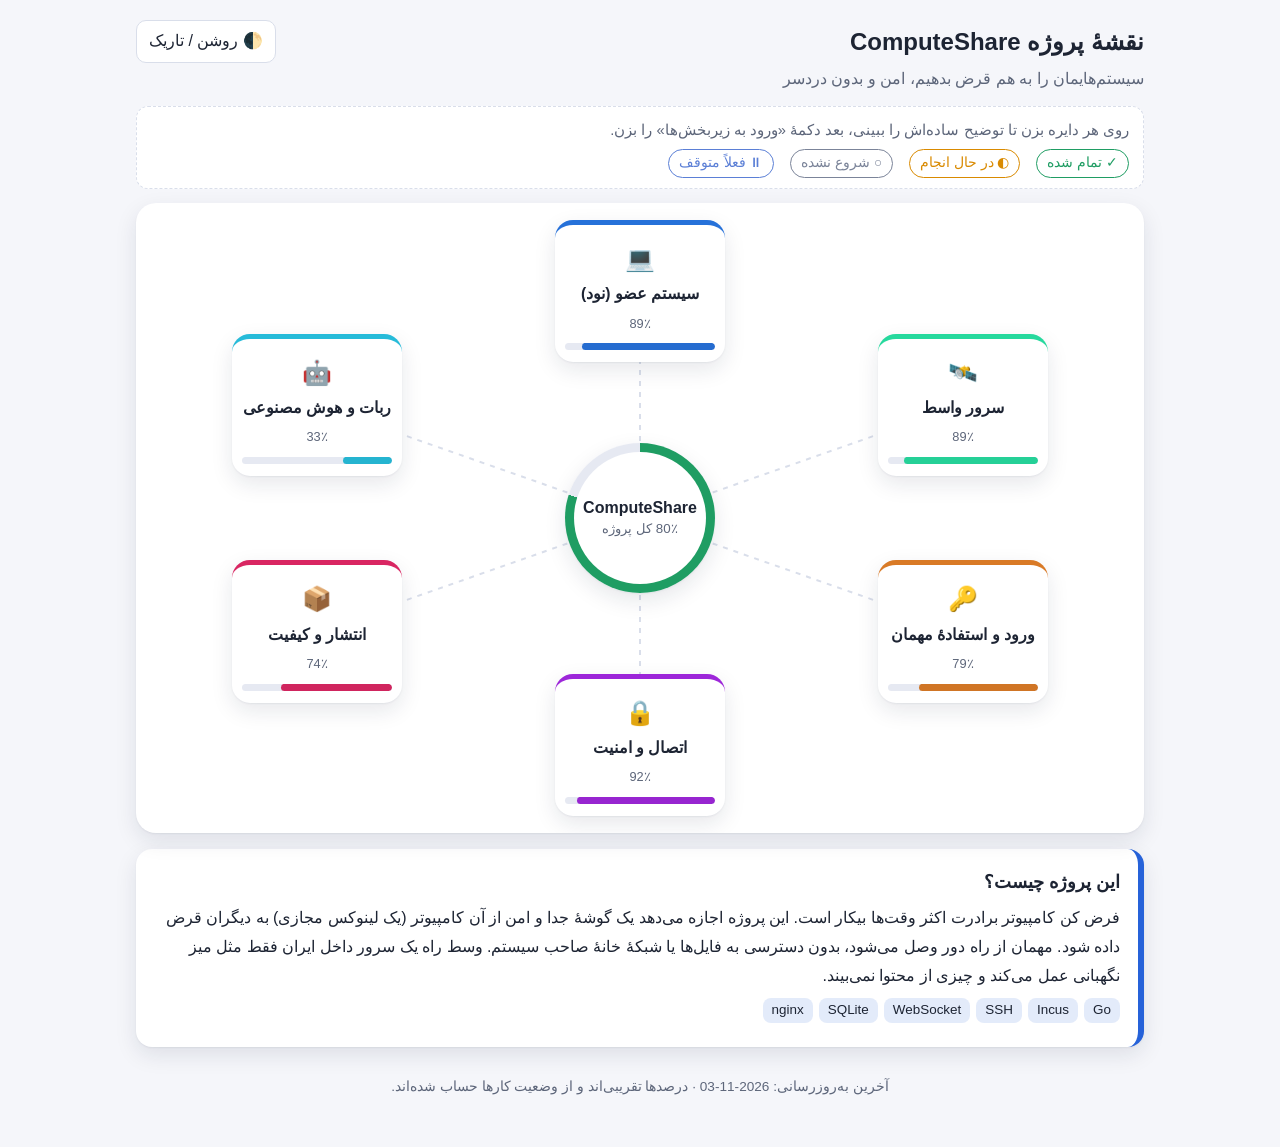
<file: docs/project-map.html>
<!doctype html>
<html lang="fa" dir="rtl">
<head>
<meta charset="utf-8">
<meta name="viewport" content="width=device-width, initial-scale=1">
<title>نقشهٔ پروژه</title>
<style>
:root{
  --bg:#f5f6fa; --card:#ffffff; --ink:#1d2433; --muted:#5d667a; --line:#d9deea;
  --shadow:0 1px 2px rgba(20,30,60,.06),0 8px 22px rgba(20,30,60,.10);
  --done:#1f9d63; --doing:#d98a00; --todo:#7b8499; --paused:#5b7fd6;
  --track:#e6e9f2;
}
@media (prefers-color-scheme:dark){
  :root:not([data-theme="light"]){
    --bg:#12151d; --card:#1b2030; --ink:#e8ebf4; --muted:#9aa3b8; --line:#2c3350;
    --shadow:0 1px 2px rgba(0,0,0,.4),0 8px 22px rgba(0,0,0,.35);
    --done:#3fc48a; --doing:#f0b33a; --todo:#8f98ad; --paused:#7d9cf0; --track:#2a3148;
  }
}
:root[data-theme="dark"]{
  --bg:#12151d; --card:#1b2030; --ink:#e8ebf4; --muted:#9aa3b8; --line:#2c3350;
  --shadow:0 1px 2px rgba(0,0,0,.4),0 8px 22px rgba(0,0,0,.35);
  --done:#3fc48a; --doing:#f0b33a; --todo:#8f98ad; --paused:#7d9cf0; --track:#2a3148;
}
*{box-sizing:border-box}
body{margin:0;background:var(--bg);color:var(--ink);font-family:Vazirmatn,"Segoe UI",Tahoma,sans-serif;line-height:1.8}
.wrap{max-width:1040px;margin:0 auto;padding:20px 16px 48px}
header{display:flex;align-items:flex-start;justify-content:space-between;gap:12px;margin-bottom:12px}
h1{font-size:1.5rem;margin:0}
.tagline{color:var(--muted);margin:2px 0 0}
.theme{background:var(--card);color:var(--ink);border:1px solid var(--line);border-radius:10px;padding:6px 12px;cursor:pointer;font:inherit}
button{font:inherit}
button:focus-visible,summary:focus-visible{outline:3px solid hsl(220 90% 60%);outline-offset:2px}
.hint{background:var(--card);border:1px dashed var(--line);border-radius:12px;padding:10px 14px;color:var(--muted);font-size:.92rem;margin-bottom:14px}
.legend{display:flex;flex-wrap:wrap;gap:8px 16px;margin-top:6px}
.pill{display:inline-flex;align-items:center;gap:6px;font-size:.85rem;border-radius:999px;padding:1px 10px;border:1px solid currentColor}
.s-done{color:var(--done)} .s-doing{color:var(--doing)} .s-todo{color:var(--todo)} .s-paused{color:var(--paused)}

/* map */
.map{position:relative;aspect-ratio:16/10;min-height:430px;background:var(--card);border-radius:20px;box-shadow:var(--shadow);overflow:hidden}
.map svg{position:absolute;inset:0;width:100%;height:100%}
.map line{stroke:var(--line);stroke-width:2;stroke-dasharray:5 6}
.center,.node{position:absolute;transform:translate(-50%,-50%);border:0;cursor:pointer;text-align:center;color:var(--ink)}
.center{left:50%;top:50%;width:150px;height:150px;border-radius:50%;background:conic-gradient(var(--done) calc(var(--p)*1%),var(--track) 0);padding:9px;box-shadow:var(--shadow)}
.center>span{display:flex;flex-direction:column;align-items:center;justify-content:center;width:100%;height:100%;border-radius:50%;background:var(--card);font-weight:700;padding:8px;line-height:1.4}
.center small{font-weight:400;color:var(--muted)}
.node{width:170px;padding:12px 10px;border-radius:18px;background:var(--card);
  border-top:5px solid hsl(var(--h) 70% 50%);box-shadow:var(--shadow);transition:transform .15s,box-shadow .15s}
.node:hover,.node[aria-pressed="true"]{transform:translate(-50%,-50%) scale(1.06);box-shadow:0 10px 28px hsl(var(--h) 70% 40% / .28)}
.node .ic{font-size:1.5rem;display:block}
.node b{display:block;font-size:.98rem}
.node .pct{font-size:.8rem;color:var(--muted)}
.bar{height:7px;border-radius:99px;background:var(--track);overflow:hidden;margin-top:6px}
.bar i{display:block;height:100%;border-radius:99px;background:hsl(var(--h) 70% 48%)}

/* panel */
.panel{margin-top:16px;background:var(--card);border-radius:16px;box-shadow:var(--shadow);padding:16px 18px;border-right:6px solid hsl(var(--h,220) 70% 50%)}
.panel h2{margin:0 0 4px;font-size:1.15rem}
.panel p{margin:6px 0}
.chips{display:flex;flex-wrap:wrap;gap:6px;margin:8px 0}
.chip{background:hsl(var(--h,220) 70% 50% / .13);color:var(--ink);border-radius:8px;padding:0 9px;font-size:.84rem;direction:ltr;unicode-bidi:isolate}
.go{background:hsl(var(--h,220) 70% 45%);color:#fff;border:0;border-radius:12px;padding:8px 18px;cursor:pointer;margin-top:8px}
.go:hover{filter:brightness(1.1)}

/* group view */
.back{background:var(--card);color:var(--ink);border:1px solid var(--line);border-radius:10px;padding:6px 14px;cursor:pointer;margin-bottom:12px}
.ghead{border-radius:18px;background:var(--card);box-shadow:var(--shadow);padding:16px 18px;border-top:6px solid hsl(var(--h) 70% 50%);margin-bottom:14px}
.ghead h2{margin:0;font-size:1.3rem}
.items{display:grid;grid-template-columns:repeat(auto-fill,minmax(300px,1fr));gap:12px}
details.item{background:var(--card);border-radius:14px;box-shadow:var(--shadow);border-right:5px solid hsl(var(--h) 70% 50%);padding:10px 14px}
details.item summary{cursor:pointer;list-style:none;display:flex;flex-wrap:wrap;align-items:center;gap:8px;justify-content:space-between}
details.item summary::-webkit-details-marker{display:none}
details.item summary b{font-size:1rem}
details.item .more{margin-top:8px;border-top:1px solid var(--line);padding-top:8px}
.next{color:var(--muted);font-size:.9rem}
footer{margin-top:28px;color:var(--muted);font-size:.85rem;text-align:center}

@media (max-width:720px){
  .map{aspect-ratio:auto;min-height:0;display:flex;flex-direction:column;align-items:stretch;gap:12px;padding:16px}
  .map svg{display:none}
  .center,.node{position:static;transform:none;width:auto}
  .center{align-self:center;width:150px;height:150px}
  .node:hover,.node[aria-pressed="true"]{transform:none}
  .items{grid-template-columns:1fr}
}
@media (prefers-reduced-motion:reduce){*{transition:none!important}}
</style>
</head>
<body>
<div class="wrap">
  <header>
    <div><h1 id="title"></h1><p class="tagline" id="tagline"></p></div>
    <button class="theme" id="theme" type="button">🌓 روشن / تاریک</button>
  </header>
  <div id="app"></div>
  <footer id="foot"></footer>
</div>

<script type="application/json" id="pm-data">{
 "title": "نقشهٔ پروژه ComputeShare",
 "shortName": "ComputeShare",
 "tagline": "سیستم‌هایمان را به هم قرض بدهیم، امن و بدون دردسر",
 "updated": "2026-11-03",
 "about": "فرض کن کامپیوتر برادرت اکثر وقت‌ها بیکار است. این پروژه اجازه می‌دهد یک گوشهٔ جدا و امن از آن کامپیوتر (یک لینوکس مجازی) به دیگران قرض داده شود. مهمان از راه دور وصل می‌شود، بدون دسترسی به فایل‌ها یا شبکهٔ خانهٔ صاحب سیستم. وسط راه یک سرور داخل ایران فقط مثل میز نگهبانی عمل می‌کند و چیزی از محتوا نمی‌بیند.",
 "tech": [
  "Go",
  "Incus",
  "SSH",
  "WebSocket",
  "SQLite",
  "nginx"
 ],
 "groups": [
  {
   "id": "node",
   "name": "سیستم عضو (نود)",
   "icon": "💻",
   "hue": 215,
   "plain": "کامپیوتر قرض‌دهنده. روی آن برنامهٔ csnode نصب می‌شود و یک لینوکس جدا برای مهمان‌ها می‌سازد. صاحب سیستم همیشه کنترل دارد.",
   "tech": [
    "csnode",
    "Incus",
    "WSL2",
    "Go"
   ],
   "items": [
    {
     "name": "فضای جدا و امن",
     "plain": "یک لینوکس کامل ولی محبوس داخل سیستم عضو ساخته می‌شود. مهمان فقط همین را می‌بیند، نه فایل‌های شخصی صاحب سیستم را.",
     "tech": [
      "Incus"
     ],
     "status": "done",
     "progress": 100,
     "next": ""
    },
    {
     "name": "کنترل‌های صاحب سیستم",
     "plain": "خاموش و روشن کردن اشتراک، تعیین سقف منابع، مسدود کردن آدرس‌ها و کلید اضطراری که همه‌چیز را فوراً قطع می‌کند.",
     "tech": [
      "csnode stop",
      "csnode block"
     ],
     "status": "done",
     "progress": 100,
     "next": ""
    },
    {
     "name": "پنل محلی صاحب سیستم",
     "plain": "یک صفحهٔ وب روی خود سیستم که صاحب آن وضعیت را می‌بیند و تنظیمات را عوض می‌کند.",
     "tech": [
      "Go",
      "HTML"
     ],
     "status": "done",
     "progress": 100,
     "next": ""
    },
    {
     "name": "فضای جدا برای هر کاربر",
     "plain": "الان همهٔ مهمان‌ها یک فضا را شریک‌اند. قرار است هر مهمان فضای شخصی و ماندگار خودش را داشته باشد.",
     "tech": [
      "SSH gateway"
     ],
     "status": "doing",
     "progress": 85,
     "next": "آزمون روی یک سیستم Incus واقعی"
    },
    {
     "name": "نصب امن و سخت‌تر کردن",
     "plain": "نصب از میرور با بسته‌های امضاشده، بستن شبکه‌های داخلی روی مهمان و سقف تعداد اتصال‌ها.",
     "tech": [
      "apt",
      "Ed25519"
     ],
     "status": "doing",
     "progress": 80,
     "next": "آزمون با میرور دست‌کاری‌شده"
    },
    {
     "name": "ویندوز و WSL2",
     "plain": "روی ویندوز اول یک لینوکس کوچک (WSL2) گذاشته می‌شود و Incus داخل آن اجرا می‌شود. نصاب ویندوز هنوز روی سخت‌افزار واقعی امتحان نشده.",
     "tech": [
      "WSL2",
      "Inno Setup"
     ],
     "status": "doing",
     "progress": 70,
     "next": "ساخت و آزمون نصاب روی ویندوز تمیز"
    },
    {
     "name": "کارت گرافیک در فضا",
     "plain": "مهمان بتواند از کارت گرافیک NVIDIA سیستم عضو برای هوش مصنوعی استفاده کند. روی WSL2 واقعی (GTX 1660 Ti) کار کرد.",
     "tech": [
      "NVIDIA",
      "Incus GPU"
     ],
     "status": "doing",
     "progress": 90,
     "next": "آزمون با ربات و ثبت در یک انتشار جدید"
    },
    {
     "name": "راه‌اندازی یک‌دستوری",
     "plain": "صاحب سیستم فقط یک دستور (setup) بزند و بقیه خودکار انجام شود.",
     "tech": [
      "csnode setup"
     ],
     "status": "doing",
     "progress": 85,
     "next": "آزمون پذیرش"
    }
   ]
  },
  {
   "id": "server",
   "name": "سرور واسط",
   "icon": "🛰️",
   "hue": 160,
   "plain": "مرکز تلفن شبکه، داخل ایران. نودها را ثبت می‌کند و مهمان‌ها را به نود درست می‌رساند. هیچ کدی اجرا نمی‌کند و محتوای ارتباط را نمی‌بیند.",
   "tech": [
    "csbroker",
    "SQLite",
    "nginx",
    "Go"
   ],
   "items": [
    {
     "name": "ثبت و فهرست نودها",
     "plain": "نودها ثبت می‌شوند و فهرست آن‌ها با آمار بار و سخت‌افزار دیده می‌شود.",
     "tech": [
      "SQLite"
     ],
     "status": "done",
     "progress": 100,
     "next": ""
    },
    {
     "name": "پنل مدیریت سرور",
     "plain": "صفحهٔ وب برای مدیر: دیدن نودها، رویدادها و مدیریت دسترسی‌ها.",
     "tech": [
      "Go",
      "HTML"
     ],
     "status": "done",
     "progress": 100,
     "next": ""
    },
    {
     "name": "محافظت در برابر سوءاستفاده",
     "plain": "محدودیت تعداد درخواست و مسدود کردن مهاجم‌ها.",
     "tech": [
      "rate limit"
     ],
     "status": "done",
     "progress": 100,
     "next": ""
    },
    {
     "name": "ورود دومرحله‌ای مدیر",
     "plain": "علاوه بر رمز، یک کد شش‌رقمی از برنامهٔ احراز هویت هم لازم است. کد و تست‌ها آماده‌اند.",
     "tech": [
      "TOTP"
     ],
     "status": "doing",
     "progress": 90,
     "next": "فعال‌سازی روی سرور واقعی بعد از استقرار"
    },
    {
     "name": "میرور داخل ایران",
     "plain": "یک کپی از فایل‌های نصب روی سرور داخلی تا بدون اینترنت جهانی هم بشود نصب کرد.",
     "tech": [
      "nginx",
      "sync.sh"
     ],
     "status": "doing",
     "progress": 60,
     "next": "لینک نصب هنوز جواب نمی‌دهد"
    },
    {
     "name": "استقرار نسخهٔ جدید روی سرور واقعی",
     "plain": "نسخهٔ امضاشدهٔ v0.2.0 روی سرور واقعی نصب شد، با پشتیبان و راه برگشت. نود لپ‌تاپ هم ارتقا یافت.",
     "tech": [
      "systemd"
     ],
     "status": "doing",
     "progress": 85,
     "next": "باز کردن مسیر /v1/version در nginx و فعال‌سازی ورود دومرحله‌ای"
    }
   ]
  },
  {
   "id": "guest",
   "name": "ورود و استفادهٔ مهمان",
   "icon": "🔑",
   "hue": 28,
   "plain": "کاری که مهمان می‌کند تا به یک نود وصل شود. با ابزار cs یا با ssh معمولی.",
   "tech": [
    "cs",
    "SSH"
   ],
   "items": [
    {
     "name": "ورود با SSH",
     "plain": "با یک دستور ssh ساده و استاندارد وارد فضای نود می‌شوی. ویرایشگرها و ابزارهای هوش مصنوعی هم همین را بلدند.",
     "tech": [
      "SSH"
     ],
     "status": "done",
     "progress": 100,
     "next": ""
    },
    {
     "name": "ابزار cs",
     "plain": "تنظیمات ssh را خودکار می‌نویسد و هویت نود را بررسی می‌کند تا کسی جای آن را نگیرد.",
     "tech": [
      "cs"
     ],
     "status": "done",
     "progress": 100,
     "next": ""
    },
    {
     "name": "اتصال ساده‌تر با دعوت‌نامه",
     "plain": "مهمان با یک دعوت‌نامه و یک دستور وصل شود، بدون تنظیم دستی.",
     "tech": [
      "cs setup"
     ],
     "status": "doing",
     "progress": 85,
     "next": "آزمون پذیرش"
    },
    {
     "name": "تست سرعت و سلامت نود",
     "plain": "قبل از استفاده بفهمی نود سالم و سریع است یا نه.",
     "tech": [
      "cs bench"
     ],
     "status": "doing",
     "progress": 90,
     "next": "تأیید توضیح ساده"
    },
    {
     "name": "پنل اعضا",
     "plain": "صفحهٔ وب برای اعضا: آدرس سرور، نقش‌ها، رمز و کلیدها و مدیریت سرویس‌ها.",
     "tech": [
      "HTML"
     ],
     "status": "doing",
     "progress": 20,
     "next": "فقط فهرست مسدودی ساخته شده"
    }
   ]
  },
  {
   "id": "link",
   "name": "اتصال و امنیت",
   "icon": "🔒",
   "hue": 280,
   "plain": "راهی که نود و سرور به هم وصل می‌شوند و راهی که امنیت حفظ می‌شود.",
   "tech": [
    "WSS",
    "yamux",
    "SSH"
   ],
   "items": [
    {
     "name": "تونل خروجی",
     "plain": "نود خودش به سرور وصل می‌شود، پس نیازی به باز کردن پورت مودم نیست و پشت مودم خانگی هم کار می‌کند.",
     "tech": [
      "WebSocket",
      "yamux"
     ],
     "status": "done",
     "progress": 100,
     "next": ""
    },
    {
     "name": "رمزنگاری سرتاسری",
     "plain": "رمزنگاری مستقیم بین مهمان و نود است. سرور فقط بایت‌های رمزشده را رد می‌کند.",
     "tech": [
      "SSH"
     ],
     "status": "done",
     "progress": 100,
     "next": ""
    },
    {
     "name": "اتصال پایدار",
     "plain": "قطع‌شدن‌های دوره‌ای تونل و مشکل DNS در WSL کم شود.",
     "tech": [
      "keepalive"
     ],
     "status": "doing",
     "progress": 70,
     "next": "تنظیم .wslconfig و زمان‌های nginx"
    },
    {
     "name": "پاکسازی نشست‌های مرده",
     "plain": "اتصال‌های رهاشده و گیرکرده خودکار جمع شوند و فهرست «چه کسی وصل است» درست باشد.",
     "tech": [
      "sessions"
     ],
     "status": "doing",
     "progress": 90,
     "next": "دیدن نتیجه روی سرور واقعی"
    },
    {
     "name": "سقف منابع واقعی",
     "plain": "اگر صاحب سیستم ۲ هسته و ۴ گیگ رم و ۲۰ گیگ دیسک داده، مهمان داخل فضا دقیقاً همین‌ها را می‌بیند و بیشتر نمی‌تواند بگیرد (روی WSL آزموده شد).",
     "tech": [
      "lxcfs",
      "quota"
     ],
     "status": "done",
     "progress": 100,
     "next": ""
    }
   ]
  },
  {
   "id": "release",
   "name": "انتشار و کیفیت",
   "icon": "📦",
   "hue": 340,
   "plain": "اطمینان از اینکه نسخه‌ها دست‌کاری نشده‌اند و کار منظم و قابل ردیابی است.",
   "tech": [
    "Ed25519",
    "GitHub",
    "RODO",
    "Graphify"
   ],
   "items": [
    {
     "name": "امضای نسخه‌ها",
     "plain": "هر نسخه با یک کلید خصوصی امضا می‌شود و نصاب فقط فایل امضاشده را قبول می‌کند. نسخهٔ v0.2.0 با کلید جدید امضا و منتشر شد.",
     "tech": [
      "Ed25519"
     ],
     "status": "doing",
     "progress": 95,
     "next": "آزمون امضا روی نصب‌کنندهٔ ویندوز و نگه‌داری پشتیبان آفلاین کلید"
    },
    {
     "name": "ردیابی نسخه‌ها روی GitHub",
     "plain": "کد روی مخزن عمومی GitHub است و نسخهٔ v0.2.0 با برچسب، فایل‌ها و امضا منتشر شده.",
     "tech": [
      "GitHub",
      "release.sh"
     ],
     "status": "doing",
     "progress": 90,
     "next": "ثبت نسخهٔ روی سرور واقعی در راهنمای استقرار"
    },
    {
     "name": "تست نهایی سرتاسری",
     "plain": "یک آزمون کامل از نصب تا ورود مهمان، برای پیدا کردن باگ‌های آخر.",
     "tech": [
      "e2e"
     ],
     "status": "todo",
     "progress": 10,
     "next": "بعد از استقرار"
    },
    {
     "name": "روش کار و نقشهٔ کد",
     "plain": "برنامه‌ریزی با کارت‌های RODO و نقشهٔ خودکار کد با Graphify تا هر جلسه از جای قبل ادامه پیدا کند.",
     "tech": [
      "RODO",
      "Graphify"
     ],
     "status": "done",
     "progress": 100,
     "next": ""
    }
   ]
  },
  {
   "id": "ai",
   "name": "ربات و هوش مصنوعی",
   "icon": "🤖",
   "hue": 190,
   "plain": "کاربردهای نمونه: ربات‌هایی که از کارت گرافیک نود استفاده می‌کنند.",
   "tech": [
    "Telegram",
    "Whisper",
    "Ollama"
   ],
   "items": [
    {
     "name": "ربات نمونهٔ صدا به متن",
     "plain": "یک ربات نمونه که پیام صوتی را به متن تبدیل می‌کند، به‌همراه راهنما برای ابزارهای هوش مصنوعی.",
     "tech": [
      "Whisper"
     ],
     "status": "doing",
     "progress": 60,
     "next": "اجرای واقعی با کارت گرافیک"
    },
    {
     "name": "سناریوی کامل ربات",
     "plain": "ربات تلگرام یا بله با چند ایجنت که روی نود کار می‌کنند.",
     "tech": [
      "Telegram",
      "Bale"
     ],
     "status": "doing",
     "progress": 40,
     "next": "فاز ۶ سناریو"
    },
    {
     "name": "مدل‌های آماده در میرور",
     "plain": "مدل‌های هوش مصنوعی از قبل در میرور ایران باشند. به تصمیم تو فعلاً اجرا نمی‌شود.",
     "tech": [
      "Ollama"
     ],
     "status": "paused",
     "progress": 0,
     "next": "فعلاً اجرا نشود"
    }
   ]
  }
 ]
}</script>
<script>
const D=JSON.parse(document.getElementById('pm-data').textContent);
const ST={done:['✓','تمام شده'],doing:['◐','در حال انجام'],todo:['○','شروع نشده'],paused:['⏸','فعلاً متوقف']};
function el(t,a={},...c){const e=document.createElement(t);for(const[k,v]of Object.entries(a)){
  if(k==='class')e.className=v;else if(k.startsWith('on'))e.addEventListener(k.slice(2),v);else e.setAttribute(k,v);}
  for(const x of c.flat()){if(x==null)continue;e.append(x&&x.nodeType?x:document.createTextNode(x));}return e;}
const avg=a=>a.length?Math.round(a.reduce((s,x)=>s+x,0)/a.length):0;
const gp=g=>avg(g.items.map(i=>i.progress));
const total=()=>avg(D.groups.flatMap(g=>g.items.map(i=>i.progress)));
const pill=s=>el('span',{class:'pill s-'+s},ST[s][0]+' '+ST[s][1]);
const chips=l=>el('div',{class:'chips'},(l||[]).map(t=>el('span',{class:'chip'},t)));
const hue=g=>'--h:'+g.hue;
const app=document.getElementById('app');
let selected=null;

document.getElementById('title').textContent=D.title;
document.getElementById('tagline').textContent=D.tagline||'';
document.title=D.title;
document.getElementById('foot').textContent='آخرین به‌روزرسانی: '+D.updated+' · درصدها تقریبی‌اند و از وضعیت کارها حساب شده‌اند.';

function renderMap(){
  app.replaceChildren();
  app.append(el('div',{class:'hint'},
    'روی هر دایره بزن تا توضیح ساده‌اش را ببینی، بعد دکمهٔ «ورود به زیربخش‌ها» را بزن.',
    el('div',{class:'legend'},Object.keys(ST).map(pill))));
  const n=D.groups.length, map=el('div',{class:'map'});
  const svg=document.createElementNS('http://www.w3.org/2000/svg','svg');
  svg.setAttribute('aria-hidden','true');
  const nodes=[];
  D.groups.forEach((g,i)=>{
    const a=-Math.PI/2+i*2*Math.PI/n, x=50+37*Math.cos(a), y=50+36*Math.sin(a);
    const ln=document.createElementNS('http://www.w3.org/2000/svg','line');
    ln.setAttribute('x1','50%');ln.setAttribute('y1','50%');ln.setAttribute('x2',x+'%');ln.setAttribute('y2',y+'%');
    svg.append(ln);
    nodes.push(el('button',{class:'node',type:'button','aria-pressed':String(selected===g.id),
      style:hue(g)+';left:'+x+'%;top:'+y+'%',
      onclick:()=>{selected=g.id;renderMap();document.getElementById('panel').scrollIntoView({block:'nearest',behavior:'smooth'});}},
      el('span',{class:'ic','aria-hidden':'true'},g.icon||'●'),el('b',{},g.name),
      el('span',{class:'pct'},gp(g)+'٪'),el('div',{class:'bar'},el('i',{style:'width:'+gp(g)+'%'}))));
  });
  const c=el('button',{class:'center',type:'button',style:'--p:'+total(),
    onclick:()=>{selected='_about';renderMap();}},
    el('span',{},D.shortName||D.title,el('small',{},total()+'٪ کل پروژه')));
  map.append(svg,c,...nodes);app.append(map);
  const panel=el('div',{class:'panel',id:'panel'});
  if(selected==='_about'||!selected){
    panel.append(el('h2',{},'این پروژه چیست؟'),el('p',{},D.about||''),chips(D.tech));
  }else{
    const g=D.groups.find(x=>x.id===selected);
    panel.setAttribute('style',hue(g));
    panel.append(el('h2',{},g.icon+' '+g.name),el('p',{},g.plain),chips(g.tech),
      el('p',{class:'next'},g.items.length+' زیربخش · '+gp(g)+'٪ پیشرفت'),
      el('button',{class:'go',type:'button',onclick:()=>show(g.id)},'ورود به زیربخش‌ها ←'));
  }
  app.append(panel);
}
function renderGroup(g){
  app.replaceChildren();
  app.append(el('button',{class:'back',type:'button',onclick:()=>show(null)},'→ بازگشت به نقشه'));
  app.append(el('div',{class:'ghead',style:hue(g)},el('h2',{},g.icon+' '+g.name),el('p',{},g.plain),chips(g.tech),
    el('div',{class:'bar'},el('i',{style:'width:'+gp(g)+'%'}))));
  const wrap=el('div',{class:'items'});
  g.items.forEach(it=>{
    wrap.append(el('details',{class:'item',style:hue(g)},
      el('summary',{},el('b',{},it.name),el('span',{},pill(it.status),' ',it.progress+'٪')),
      el('div',{class:'more'},el('p',{},it.plain),chips(it.tech),
        el('div',{class:'bar'},el('i',{style:'width:'+it.progress+'%'})),
        it.next?el('p',{class:'next'},'قدم بعدی: '+it.next):null)));
  });
  app.append(wrap);window.scrollTo(0,0);
}
function show(id){
  try{location.hash=id?'#g-'+id:'';}catch(e){}
  const g=id&&D.groups.find(x=>x.id===id);
  g?renderGroup(g):renderMap();
}
function route(){const m=/^#g-(.+)$/.exec(location.hash);show(m?m[1]:null);}
addEventListener('hashchange',route);route();
document.getElementById('theme').addEventListener('click',()=>{
  const r=document.documentElement,dark=matchMedia('(prefers-color-scheme:dark)').matches;
  const cur=r.dataset.theme||(dark?'dark':'light');r.dataset.theme=cur==='dark'?'light':'dark';
});
</script>
</body>
</html>
</file>
